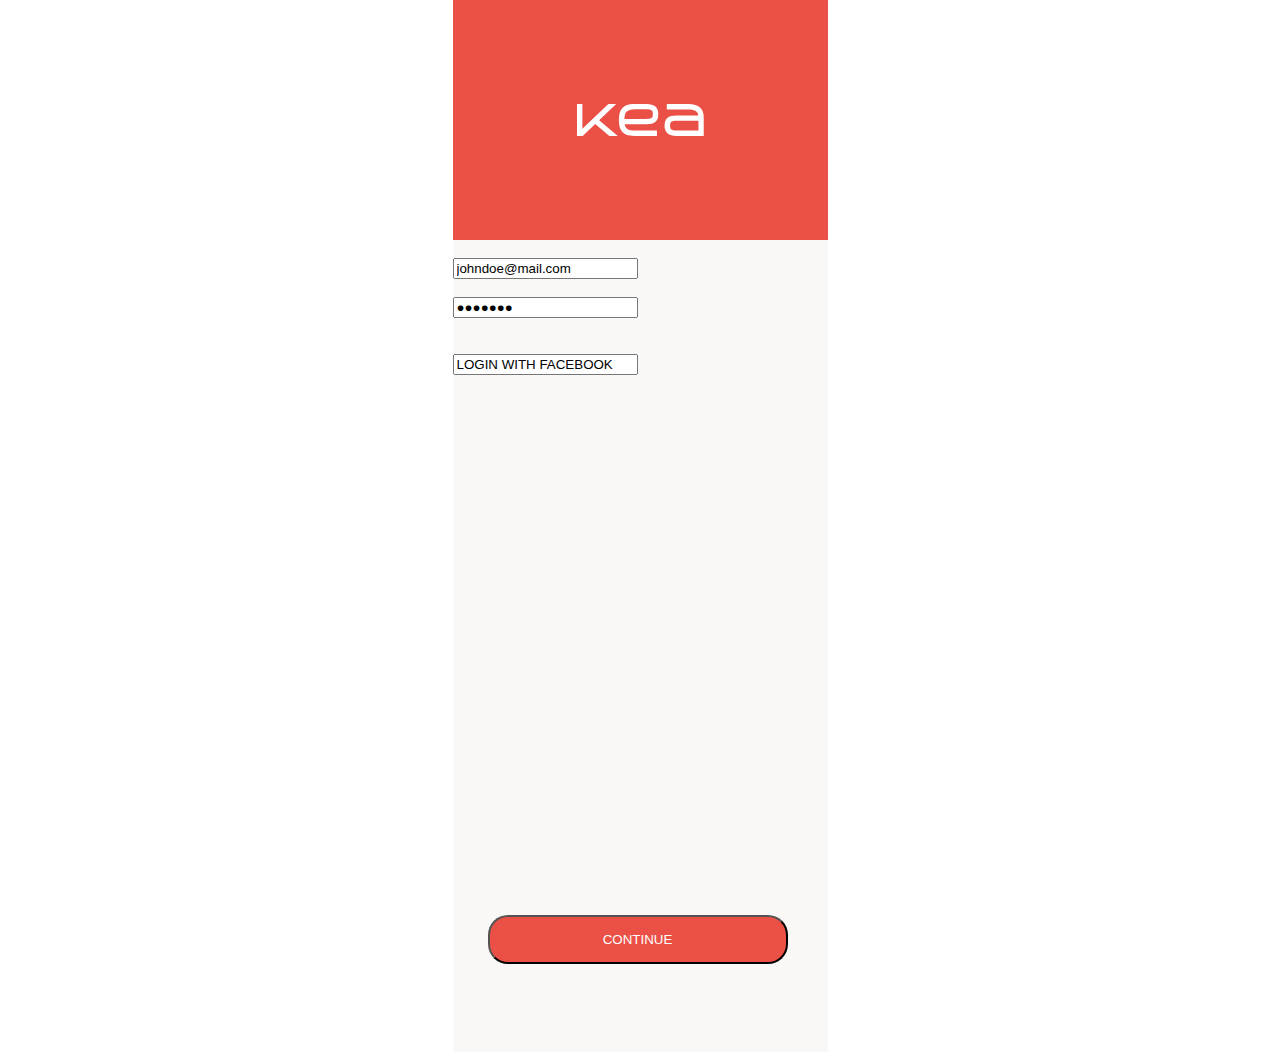
<file: index.html>
<!DOCTYPE html>
<html lang="da">

<head>
    <meta charset="utf-8">
    <meta name="viewport" content="width=device-width, initial-scale=1.0">
    <title>KEA</title>
    <link rel="stylesheet" href="style.css">
</head>

<body>
    <section id="login">
        <div class="keaheader">
            <div class="keaimg"></div>

        </div>
        <div class="logind">
            <div class="logindform">
                <form action="/index.html">
                    <br>
                    <input type="mail" name="email" value="johndoe@mail.com">
                    <br>
                    <br>
                    <input type="pass" name="password" value="●●●●●●●">
                    <br><br>
                    <input type="submit" value="CONTINUE">
                    <br>
                    <input type="facebook" value="LOGIN WITH FACEBOOK">
                </form>
            </div>
        </div>


    </section>
</body>

</html>
</file>
<file: style.css>
/*
-----------------------------------------------------
1. GENERELLE INDSTILLINGER OG BURGERMENU
2. LOG IND SIDE
3. FORSIDE
4. SKEMA
5. MATERIALER
-----------------------------------------------------
*/

/*
-----------------------------------------------------
1. GENERELLE INDSTILLINGER OG BURGERMENU
-----------------------------------------------------
*/

.hidden {
    display: none;
    visibility: hidden;
}

* {
    box-sizing: border-box;
}

html {
    font-size: 100%;
}

body {
    margin: 0;
    padding: 0;
}

#menu {
    position: fixed;
    right: 0;
    top: 0;
    bottom: 0;
    left: 0;
    padding: 0;
    font-family: "gibson", sans-serif;
    text-align: center;
    z-index: 11;
    margin: 0;
    font-size: 1.5rem;
    color: #EA5045;
    background-color: #3F3140;
    display: flex;
    flex-direction: column;
    flex-wrap: wrap;
    justify-content: center;
    transition: transform .4s;
    max-width: 375px;
    margin: 0 auto;


}

/* orange stykke i toppen af skærm */
#orangebackground2 {
    background-color: #EA5045;
    max-width: 375px;
    height: 75px;
    background-repeat: no-repeat;
    background-size: cover;
    margin: 0 auto;

}

/* burgermenu forside */

#menuknap {
    width: 4vw;
    height: 4vw;
    background-size: cover;
    position: absolute;
    background-repeat: no-repeat;
    top: 5vw;
    right: 15vw;
    z-index: 50;
}

.kalender2 {
    width: 30px;
    height: 30px;
    display: flex;
    align-self: center;
    margin-left: 50px;
}

#kealogo {
    background-image: url(kea.svg);
    width: 10vw;
    height: 10vw;
    top: 5vw;
    right: 2vw;
}

.kealogo2 {
    padding: 30px 20px;
    display: flex;
}

/* profillogo */

#profillogo {
    background-image: url(Profile.svg);
    width: 4vw;
    height: 4vw;
    background-size: cover;
    position: absolute;
    background-repeat: no-repeat;
    top: 5vw;
    right: 22vw
}

#menu a {
    text-decoration: none;
    font-family: "gibson", sans-serif;
    margin-bottom: 4vw;
    font-size: 1.5rem;
    font-weight: 600;
    color: #EA847C;
    margin-top: 10vw;
    text-align: center;
}

.logudbox {
    background-color: #F58E81;
    position: absolute;
    width: 100%;
    left: 0;
    bottom: 0;
    padding: 1rem 0;



}

.logudtxt {
    color: #FFFFFF;
}

/*
-----------------------------------------------------
2. LOG IND SIDE
-----------------------------------------------------
*/

#login {
    width: 100%;
    max-width: 375px;
    margin: 0 auto;
}

/*Header farve og str til iPhone X*/
#login .keaheader {
    background-color: #EA5045;
    background-image: url(produktion/kea.png);
    height: 240px;
    position: relative;
    background-position: center;
    background-repeat: no-repeat;
}



/*Parent div*/
#login .logind {
    position: relative;
    background-color: #FAF7F7;
    height: 812px;
}

/*input/form mail*/
input[type=email] {
    width: 80%;
    padding: 15px 22px;
    margin: 10px 35px;
    box-sizing: border-box;
    border: 1px solid #FAF7F7;
    border-radius: 100px;
    top: 30vw;

}

/*input/form pass*/
input[type=password] {
    width: 80%;
    padding: 15px 22px;
    margin: 8px 35px;
    box-sizing: border-box;
    border: 1px solid #FAF7F7;
    border-radius: 100px;
    position: absolute;
    top: 20vw;
}

/*input/form submit*/
input[type=submit] {
    width: 80%;
    background-color: #EA5045;
    padding: 15px 22px;
    margin: 35px 35px;
    box-sizing: border-box;
    border-radius: 20px;
    color: white;
    position: absolute;
    top: 50vw;
}

/*input/form facebook*/
input[type=text] {
    width: 80%;
    padding: 15px 22px;
    margin: 1px 35px;
    box-sizing: border-box;
    border: 1px solid #EA5045;
    border-radius: 20px;
    color: #EA5045;
    text-align: center;
    background-image: url(produktion/fblogo.png);
    background-repeat: no-repeat;
    background-position: 20px;
    position: absolute;
    top: 70vw;
}

/*
-----------------------------------------------------
3. FORSIDE
-----------------------------------------------------
*/


#forside {
    height: 100%;
    max-width: 375px;
    margin: 0 auto;
}


/*Parent div indstillinger*/
#pforside {
    background-color: #faf7f7;
    display: flex;
    flex-wrap: wrap;
    padding: 5px;

}

/*Indstillinger for child div*/
.menubox {
    display: flex;
    flex-grow: 1;
    width: 110px;
    height: 110px;
    background-color: white;
    margin: 5px;
    justify-content: center;
    align-items: center;
    flex-direction: column;

}

/*Indstillinger for child div*/
.techlounge {
    display: flex;
    flex-wrap: wrap;
    flex-grow: 1;
    width: 220px;
    height: 110px;
    background-color: white;
    margin: 5px;
    justify-content: center;
    align-items: center;
}

/*Indstillinger for child div*/
.keamail {
    display: flex;
    flex-wrap: wrap;
    flex-grow: 1;
    width: 110px;
    height: 110px;
    background-color: white;
    margin: 5px;
    flex-direction: column;
}


/*Indstillinger for child div*/
.aktuelt {
    display: flex;
    flex-grow: 1;
    width: 220px;
    height: 225px;
    background-color: white;
    margin: 5px;
    justify-content: center;
    align-items: center;
}

/*undertekst*/
.text {
    font-family: canada-type-gibson, sans-serif;
    font-style: semi-bold;
    font-weight: 100;
    color: #F58E81;
    padding: 5px;

}

#pforside a {
    text-decoration: none;
}

/*undertekst*/
.text1 {
    font-family: canada-type-gibson, sans-serif;
    font-style: semi-bold;
    font-weight: 100;
    color: #F58E81;
    font-size: 1.5rem;
}

/*undertekst*/
.text2 {
    font-family: canada-type-gibson, sans-serif;
    font-style: semi-bold;
    font-weight: 100;
    color: #F58E81;
    font-size: 2rem;
}

/*
-----------------------------------------------------
4. SKEMA
-----------------------------------------------------*/

/*Indstillinger for parent*/
#kalender {
    display: flex;
    flex-wrap: wrap;
    max-width: 375px;
    margin: 0 auto;
    position: relative;

}

.del1 {
    display: flex;
    justify-content: space-between;
    background-color: #DEDCDB;
    width: 375px;
    height: 77px;

}

/*Indstillinger for child - flex*/
.box1 {
    display: flex;
    flex-grow: 1;
    flex-direction: column;
    align-self: center;
}

.box2 {
    display: flex;
    flex-grow: 1;
    flex-direction: column;
    text-align: right;
    align-self: center;

}

/*typografi instillinger*/
.box1 h1 {
    font-size: 1.4rem;
    color: #3F3140;
    font-family: canada-type-gibson, sans-serif;
    font-style: semi-bold;
    font-weight: 100;
    padding-left: 14px;
}

.box1 p {
    font-size: 1rem;
    color: #707070;
    font-family: canada-type-gibson, sans-serif;
    font-weight: 400;
    font-style: normal;
    padding-left: 14px;
}

.box2 h2 {
    font-size: 1.3rem;
    color: #707070;
    font-family: canada-type-gibson, sans-serif;
    font-style: semi-bold;
    font-weight: 100;
    padding-right: 14px;

}

.box2 p {
    font-size: 1rem;
    color: #707070;
    font-family: canada-type-gibson, sans-serif;
    font-weight: 400;
    font-style: normal;
    padding-right: 14px;
}

.del2 {
    display: flex;
    background-color: #3F3140;
    width: 375px;
    height: 77px;
    justify-content: center;
    text-align: center;
    align-items: center;

}

/*typografi instillinger*/
.del2 h2 {
    margin: auto;
    font-size: 1rem;
    font-family: canada-type-gibson, sans-serif;
    font-style: semi-bold;
    font-weight: 100;
    color: white;
}

.del2 p {
    margin-top: auto;
    font-size: 0.6rem;
    font-family: canada-type-gibson, sans-serif;
    font-style: semi-bold;
    font-weight: 100;
    color: white;
    padding-left: 35px;
    padding-right: 35px;
}

.del2 h3 {
    margin: 0;
    font-size: 1rem;
    font-family: canada-type-gibson, sans-serif;
    font-weight: 400;
    font-style: normal;
    color: white;

}

/*Flex og størelser*/
.del3 {
    display: flex;
    flex-wrap: wrap;
    width: 100%;
    height: 120px;
}

.tid_con {
    display: flex;
    flex-direction: column;
}

.tid1 {
    border: solid 1px lightgray;
    width: 90px;
    height: 60px;
}

.tid2 {
    border: solid 1px lightgray;
    width: 90px;
    height: 60px;
}

.modul1 {
    height: 120px;
    width: 270px;
    background-color: #f1f2f0;
    display: flex;
    flex-direction: column;
}

.folder1 {
    display: flex;
    justify-content: space-between;
    padding-right: 10px;
}

/*Typografi*/
.tid1 p {
    margin: 0;
    font-size: 1rem;
    font-family: canada-type-gibson, sans-serif;
    font-weight: 400;
    font-style: normal;
    justify-content: center;
    text-align: center;
    align-items: center;
    color: #BCC5D3;
    padding-top: 6px;

}

.tid2 p {
    margin: 0;
    font-size: 1rem;
    font-family: canada-type-gibson, sans-serif;
    font-weight: 400;
    font-style: normal;
    justify-content: center;
    text-align: center;
    align-items: center;
    color: #BCC5D3;
    padding-top: 6px;

}

.modul1 h1 {
    margin: 0;
    font-size: 1.2rem;
    font-family: canada-type-gibson, sans-serif;
    font-style: semi-bold;
    font-weight: 100;
    text-align: left;
    color: black;
    padding-top: 10px;
    padding-left: 5px;
}

.modul1 p {
    margin: 0;
    font-size: 0.8rem;
    font-family: canada-type-gibson, sans-serif;
    font-weight: 400;
    font-style: normal;
    text-align: left;
    color: black;
    padding-left: 5px;
}

.fyld {
    width: 100%;
    height: 19px;
    background-color: #faf7f7;
}

/*Flex indstillinger*/
.del4 {
    display: flex;
    flex-wrap: wrap;
    width: 100%;
    height: 120px;
}



.tid3 {
    border: solid 1px lightgray;
    width: 90px;
    height: 60px;
}

.tid4 {
    border: solid 1px lightgray;
    width: 90px;
    height: 60px;
}

.modul2 {
    height: 120px;
    width: 270px;
    background-color: #f1f2f0;
    display: flex;
    flex-direction: column;
}

/*Typografi*/
.tid3 p {
    margin: 0;
    font-size: 1rem;
    font-family: canada-type-gibson, sans-serif;
    font-weight: 400;
    font-style: normal;
    justify-content: center;
    text-align: center;
    align-items: center;
    color: #BCC5D3;
    padding-top: 6px;

}

.tid4 p {
    margin: 0;
    font-size: 1rem;
    font-family: canada-type-gibson, sans-serif;
    font-weight: 400;
    font-style: normal;
    justify-content: center;
    text-align: center;
    align-items: center;
    color: #BCC5D3;
    padding-top: 6px;

}

.modul2 h1 {
    margin: 0;
    font-size: 1.2rem;
    font-family: canada-type-gibson, sans-serif;
    font-style: semi-bold;
    font-weight: 100;
    text-align: left;
    color: black;
    padding-top: 10px;
    padding-left: 5px;
}

.modul2 p {
    margin: 0;
    font-size: 0.8rem;
    font-family: canada-type-gibson, sans-serif;
    font-weight: 400;
    font-style: normal;
    text-align: left;
    color: black;
    padding-left: 5px;
}

.fyld1 {
    width: 100%;
    height: 19px;
    background-color: #faf7f7;
}




/*Flex indstillinger*/
.del5 {
    display: flex;
    flex-wrap: wrap;
    width: 100%;
    height: 120px;
}



.tid5 {
    border: solid 1px lightgray;
    width: 90px;
    height: 60px;
}

.tid6 {
    border: solid 1px lightgray;
    width: 90px;
    height: 60px;
}

.modul3 {
    height: 60px;
    width: 270px;
    background-color: #f1f2f0;
    display: flex;
    flex-direction: column;
}

.modul_blank {
    height: 60px;
    width: 285px;
    background-color: white;
    border: solid 1px lightgray;
    display: flex;
    flex-direction: column;
}

/*Typografi*/
.tid5 p {
    margin: 0;
    font-size: 1rem;
    font-family: canada-type-gibson, sans-serif;
    font-weight: 400;
    font-style: normal;
    justify-content: center;
    text-align: center;
    align-items: center;
    color: #BCC5D3;
    padding-top: 6px;

}

.tid6 p {
    margin: 0;
    font-size: 1rem;
    font-family: canada-type-gibson, sans-serif;
    font-weight: 400;
    font-style: normal;
    justify-content: center;
    text-align: center;
    align-items: center;
    color: #BCC5D3;
    padding-top: 6px;

}

.modul3 h1 {
    margin: 0;
    font-size: 1.2rem;
    font-family: canada-type-gibson, sans-serif;
    font-style: semi-bold;
    font-weight: 100;
    text-align: left;
    color: black;
    padding-top: 10px;
    padding-left: 5px;
}

.modul3 p {
    margin: 0;
    font-size: 0.8rem;
    font-family: canada-type-gibson, sans-serif;
    font-weight: 400;
    font-style: normal;
    text-align: left;
    color: black;
    padding-left: 5px;
}

.fyld2 {
    width: 100%;
    height: 19px;
    background-color: #faf7f7;
}

.del6 {
    display: flex;
    flex-wrap: wrap;
    width: 100%;
    height: 120px;
}



.tid7 {
    border: solid 1px lightgray;
    width: 90px;
    height: 60px;
}

.tid8 {
    border: solid 1px lightgray;
    width: 90px;
    height: 60px;
}

.modul_blank1 {
    height: 60px;
    width: 285px;
    display: flex;
    flex-direction: column;
    border: solid 1px lightgray;
}

.modul_blank2 {
    height: 60px;
    width: 285px;
    background-color: white;
    border: solid 1px lightgray;
    display: flex;
    flex-direction: column;
}

/*Typografi*/
.tid7 p {
    margin: 0;
    font-size: 1rem;
    font-family: canada-type-gibson, sans-serif;
    font-weight: 400;
    font-style: normal;
    justify-content: center;
    text-align: center;
    align-items: center;
    color: #BCC5D3;
    padding-top: 6px;

}

.tid8 p {
    margin: 0;
    font-size: 1rem;
    font-family: canada-type-gibson, sans-serif;
    font-weight: 400;
    font-style: normal;
    justify-content: center;
    text-align: center;
    align-items: center;
    color: #BCC5D3;
    padding-top: 6px;

}

.fod {
    width: 100%;
    height: 50px;
    background-color: #3f3140;
    display: flex;
}

/*Flexindstillinger footer*/
.del7 {
    display: flex;
    color: white;
    justify-content: center;
    width: 100%;
}

.del7 p {
    padding-left: 10px;
    font-family: canada-type-gibson, sans-serif;
    font-style: semi-bold;
    font-weight: 100;
}


/*
----------------------------------
5. MATERIALER
---------------------------------*/
/*Parent indstillinger og flex*/
#materialer {
    display: flex;
    flex-wrap: wrap;
    max-width: 375px;
    margin: 0 auto;
}

.materialer_con {
    display: flex;
    width: 100%;
    height: auto;
    flex-direction: column;
}

/*Indstillinger, størrelser og flex for de enkelter diver*/

.slides_div1 {
    display: flex;
    align-self: center;
    width: 95%;
    height: 80px;
    background-color: #F2F1F0;
    margin-top: 20px;
}

.slides_div2 {
    display: flex;
    align-self: center;
    width: 95%;
    height: 80px;
    background-color: #F2F1F0;
    margin-top: 20px;
}

.styletile {
    display: flex;
    align-self: center;
    width: 95%;
    height: 80px;
    background-color: #F2F1F0;
    margin-top: 20px;
}

/*Typografi*/
.h1_materialer {
    margin: 0;
    font-size: 1rem;
    font-family: canada-type-gibson, sans-serif;
    font-style: semi-bold;
    font-weight: 100;
    text-align: left;
    color: black;
    padding-top: 10px;
    padding-left: 5px;
}

.p_materialer {
    margin: 0;
    font-size: 0.8rem;
    font-family: canada-type-gibson, sans-serif;
    font-weight: 400;
    font-style: normal;
    text-align: left;
    color: black;
    padding-left: 5px;
    margin-top: 10px;
}

/*Indstillinger for knapper*/

.download_con {
    display: flex;
    flex-wrap: wrap;
    flex-direction: column;
}

.down_asset {
    float: right;
    padding-left: 315px;
}

.down_asset2 {
    float: right;
}

.styletile {
    display: flex;
    flex-wrap: wrap;
    flex-direction: column;
}

.att_materialer {
    float: right;
    padding-right: 20px;
}

.white_space {
    width: 100%;
    height: 200px;
}
</file>
